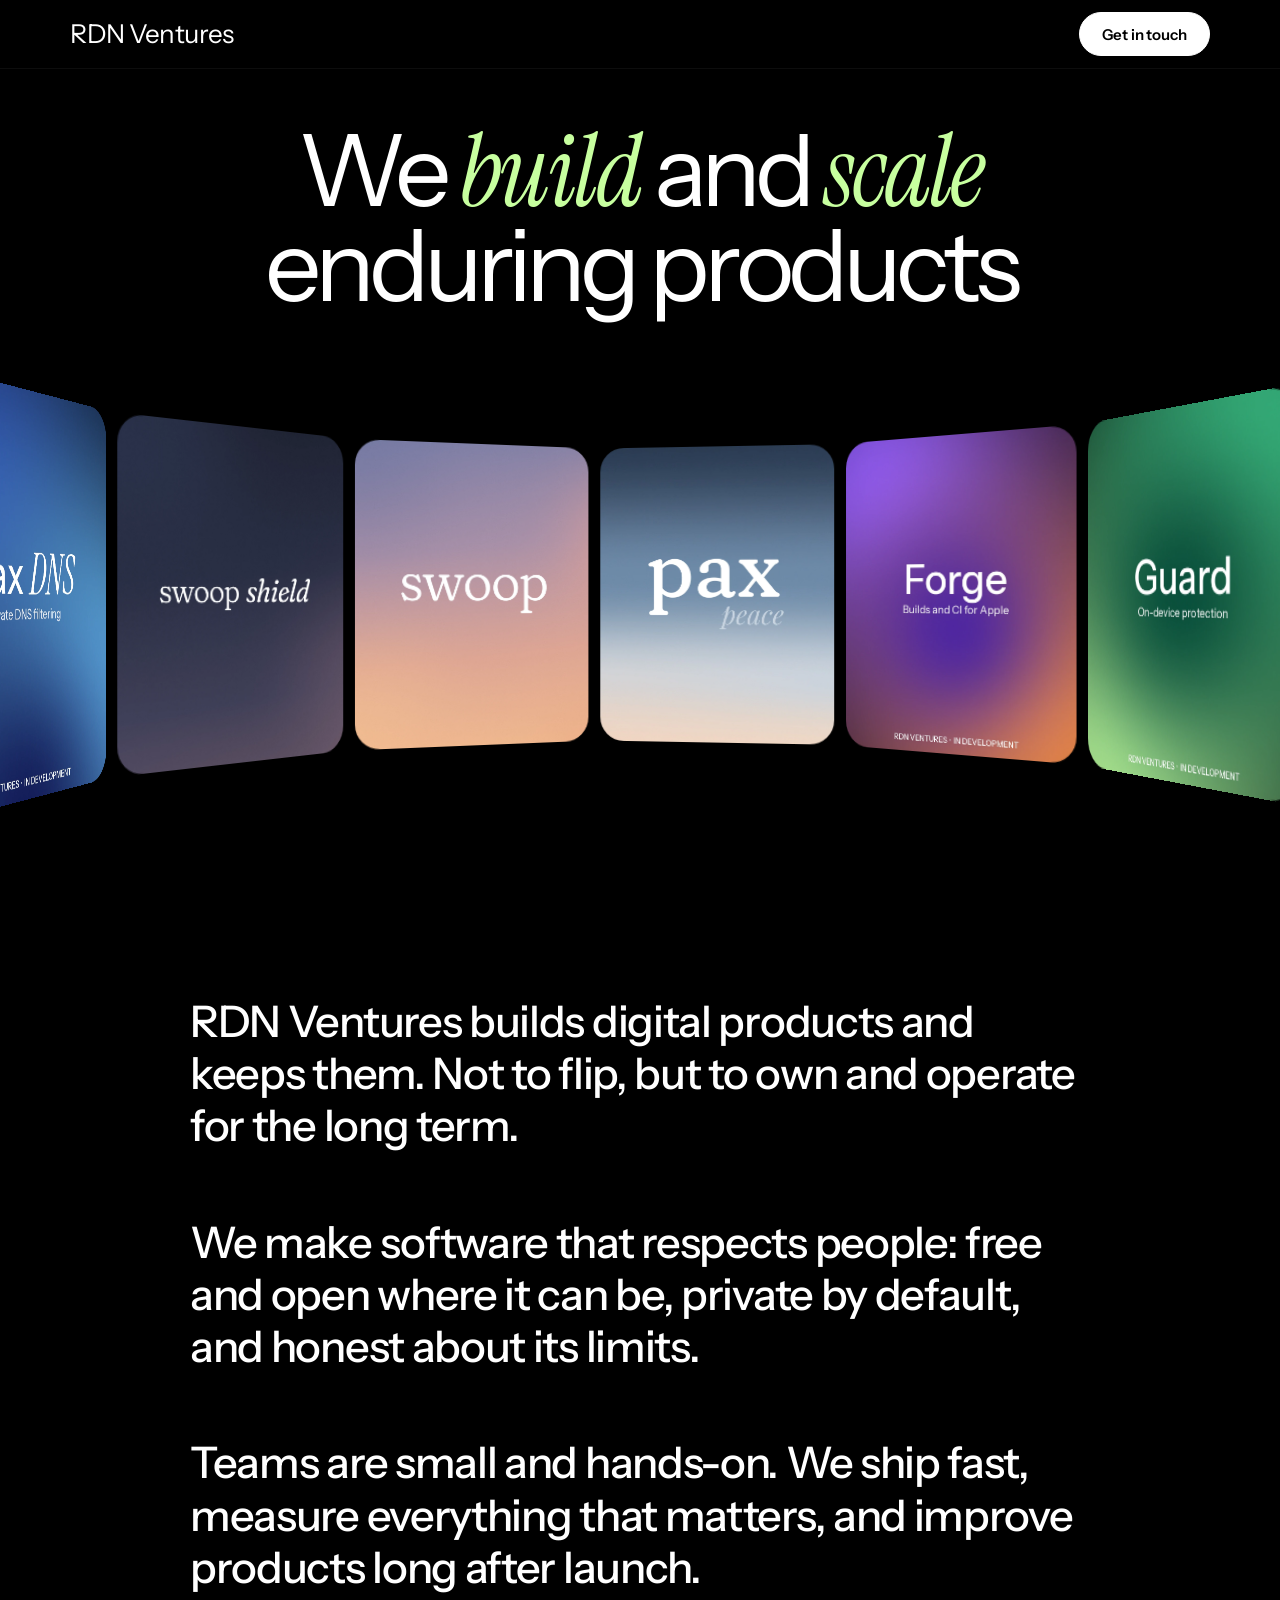
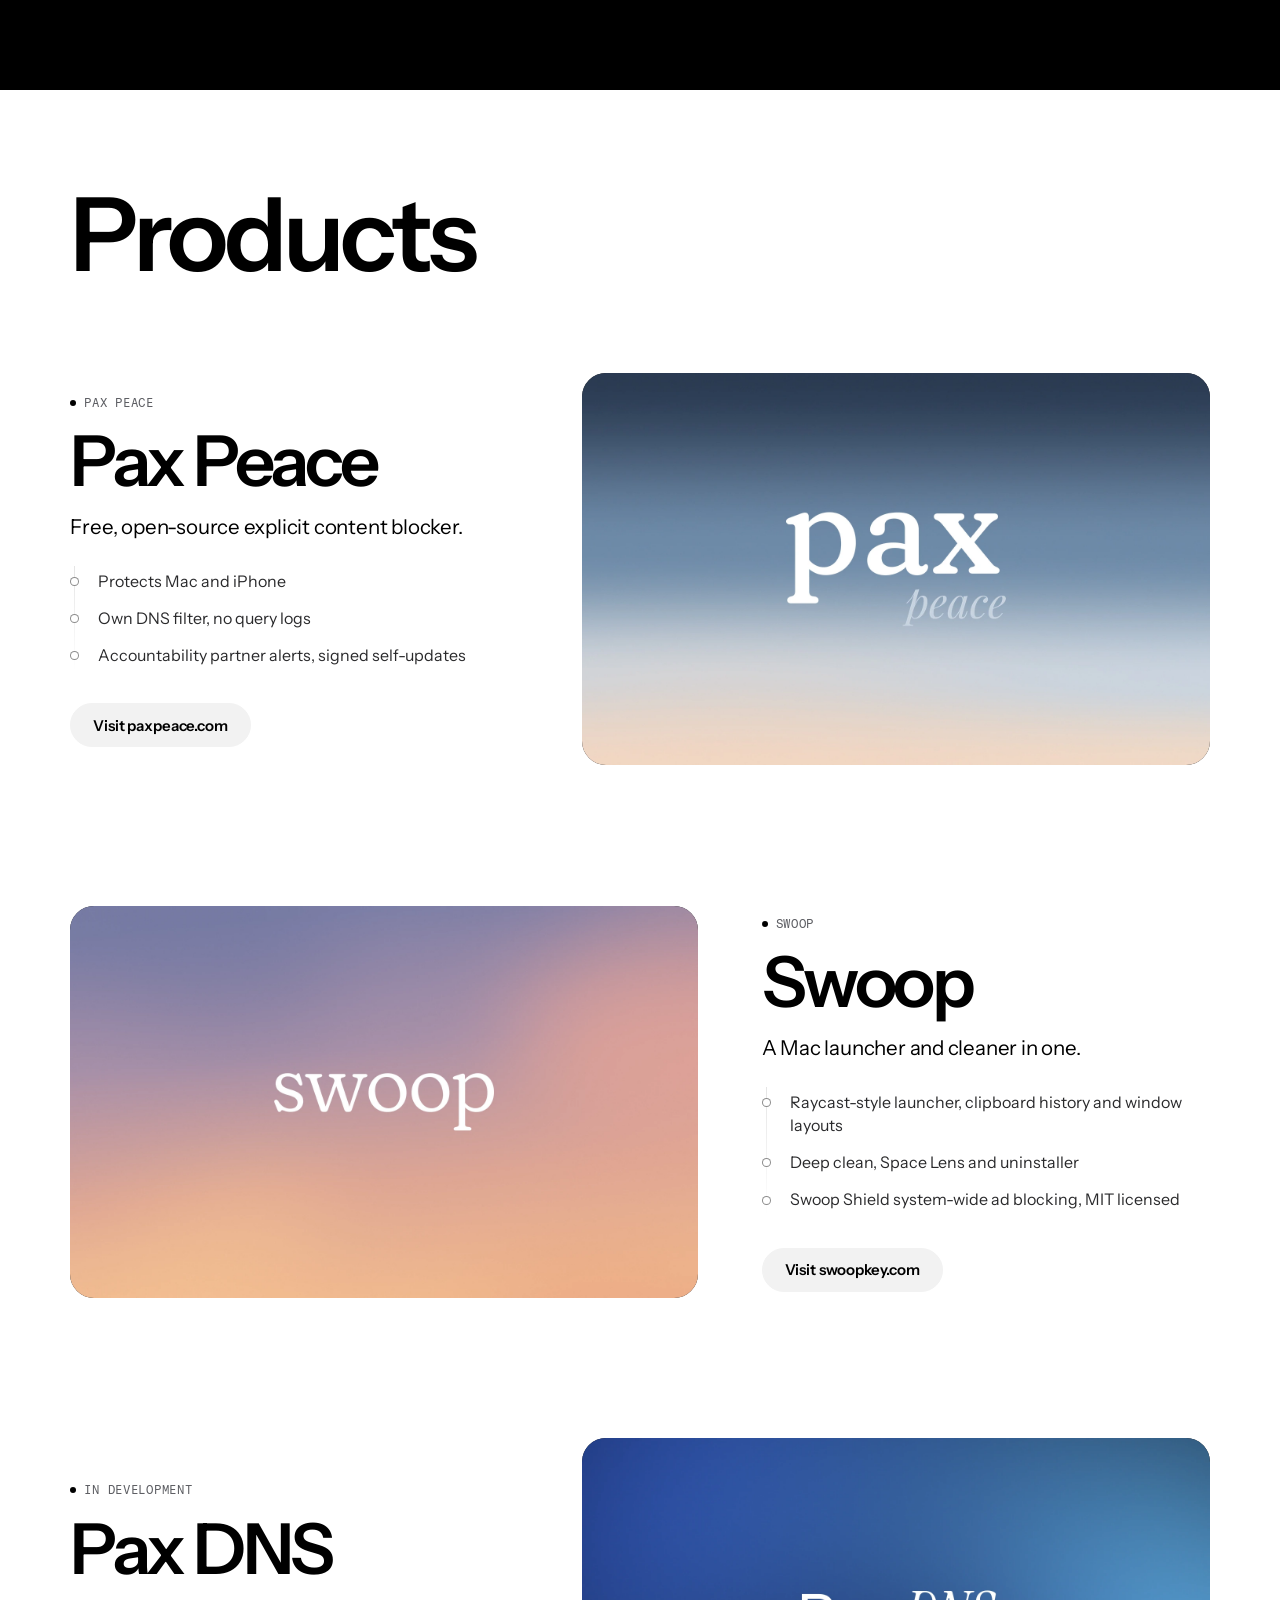
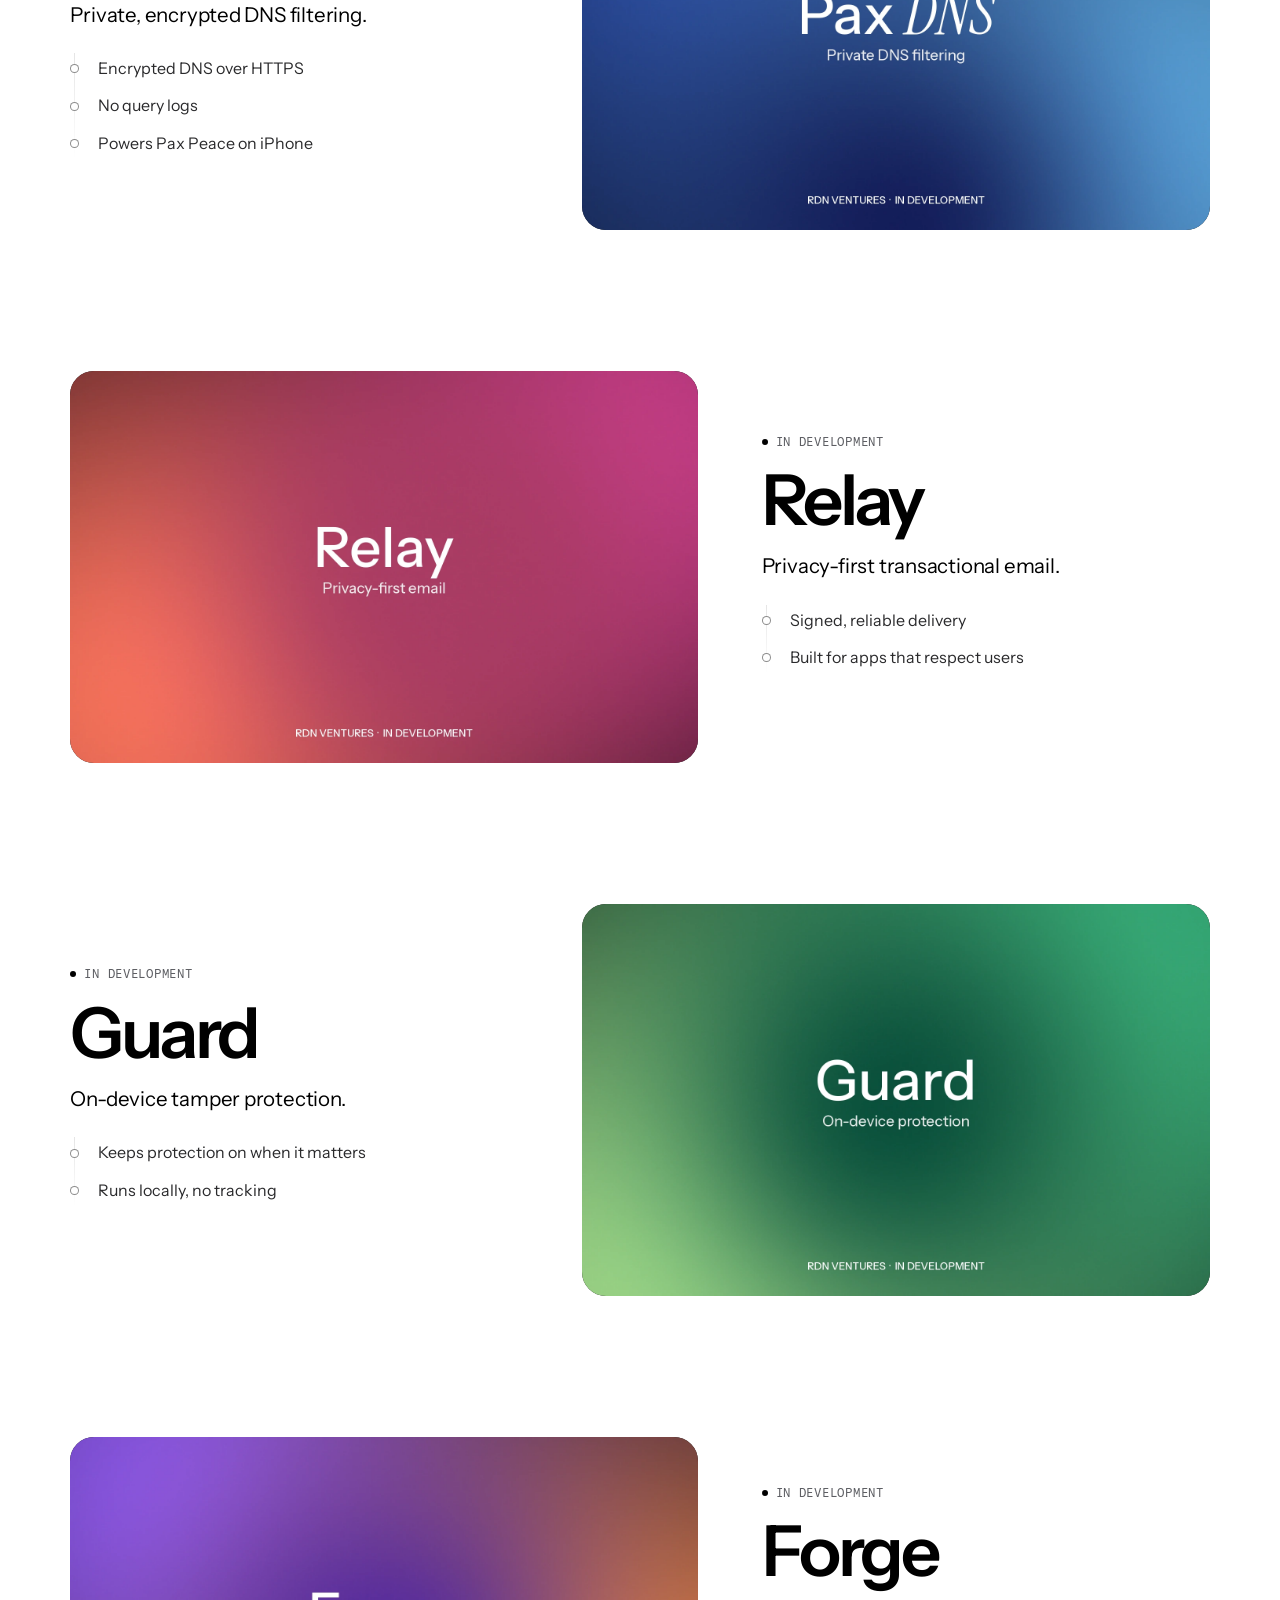
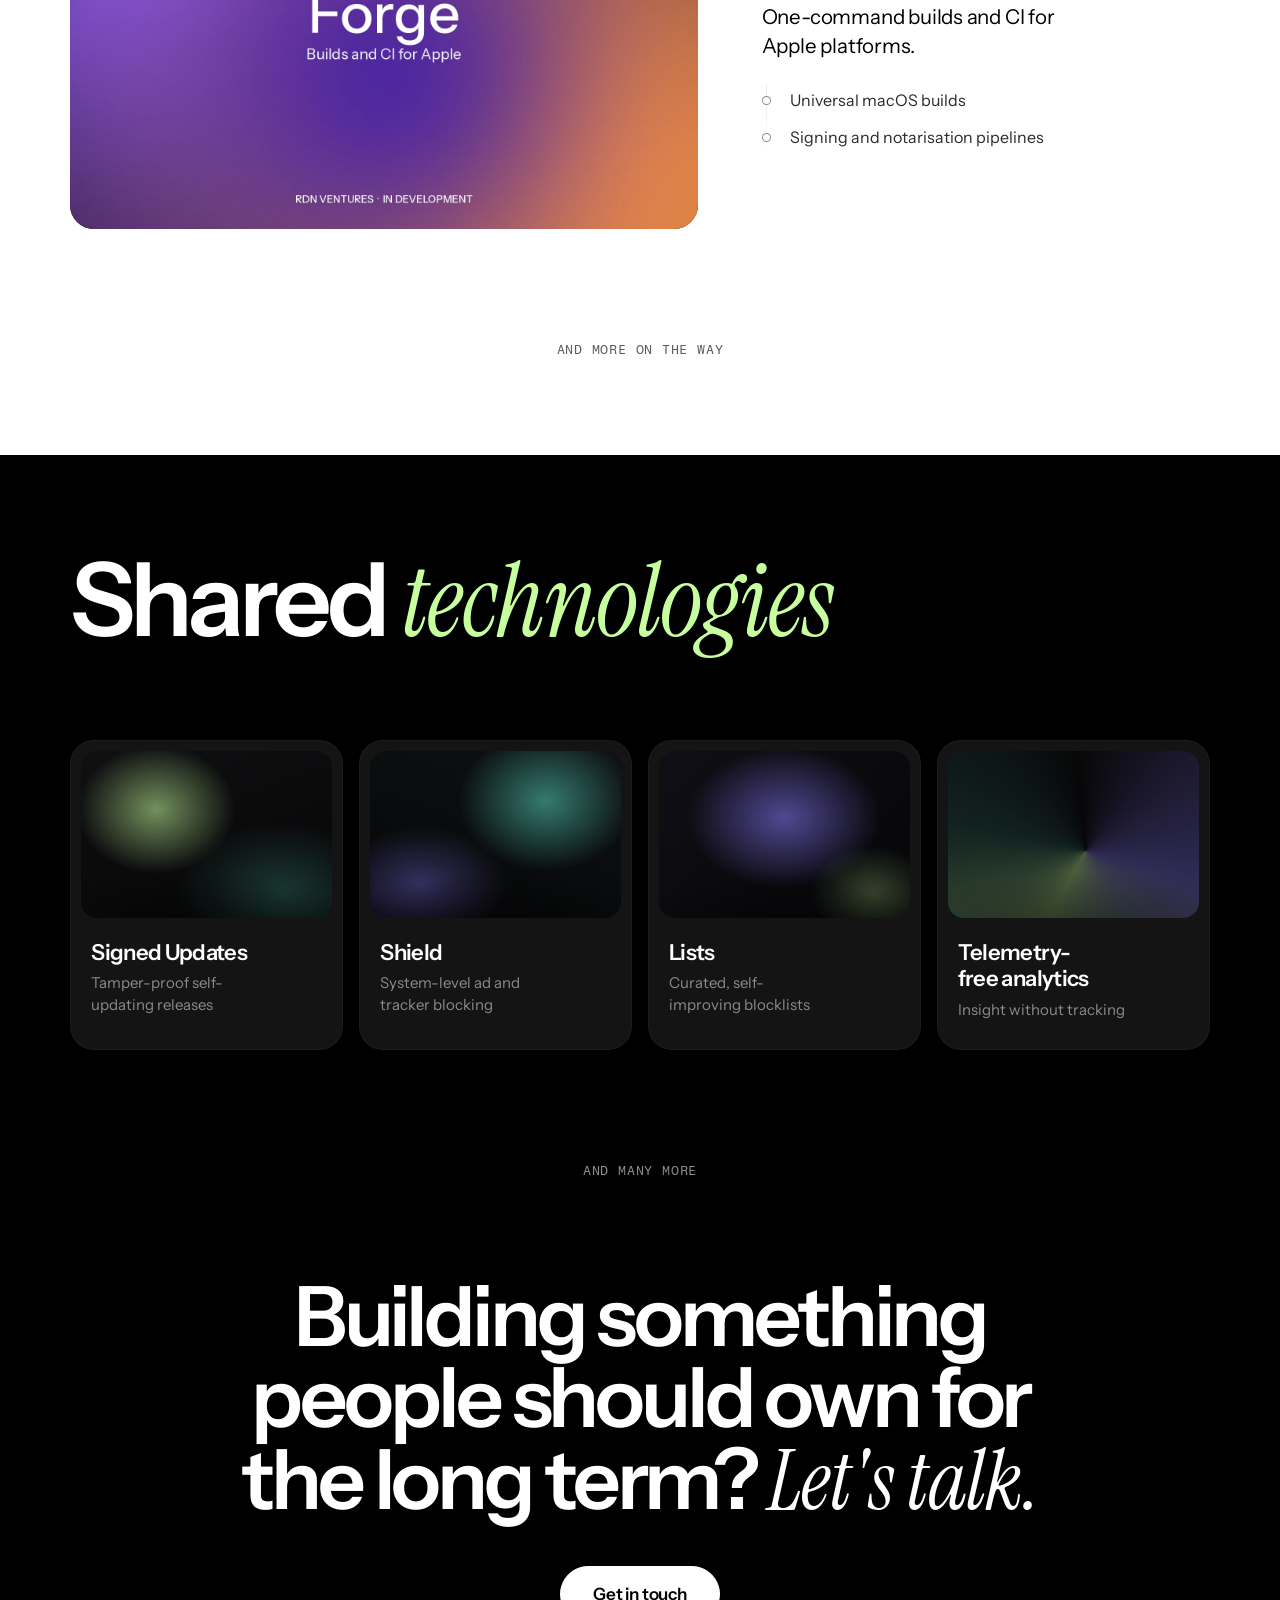
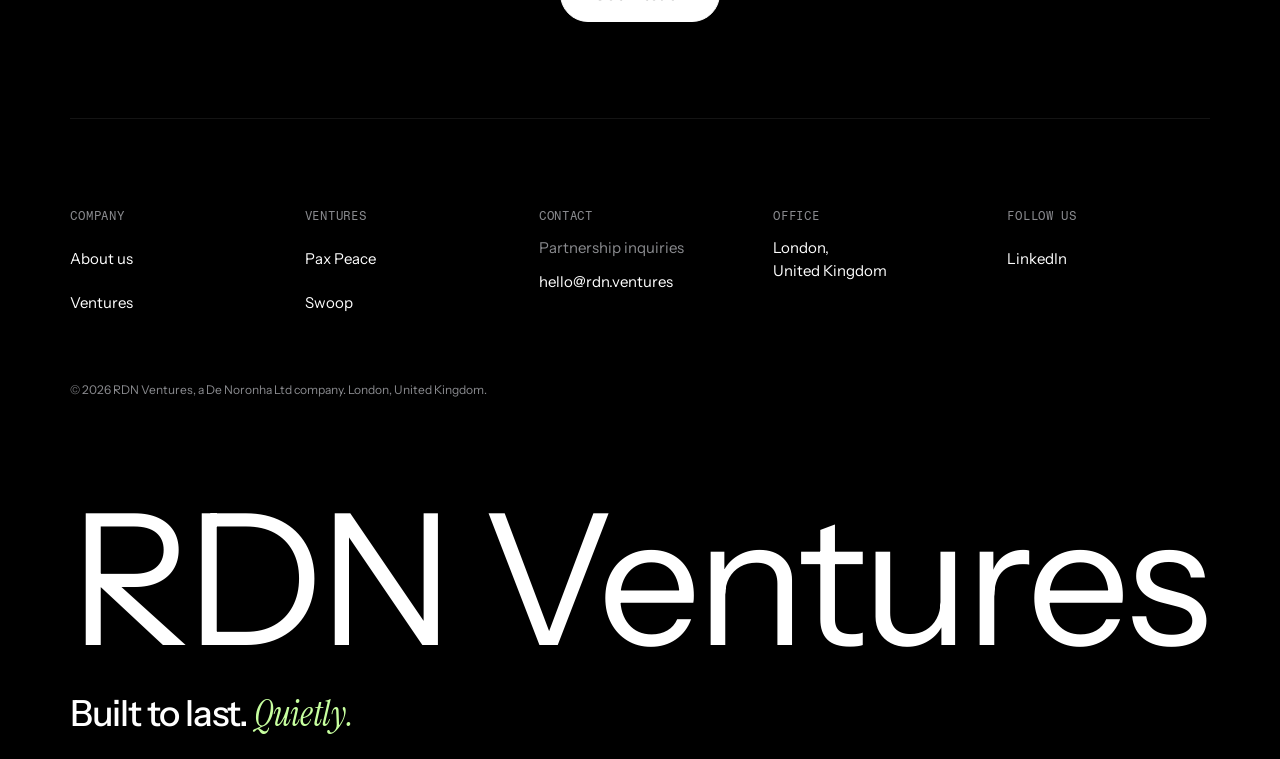
<file: index.html>
<!doctype html><html lang=en-GB data-theme=dark><head><meta charset=utf-8><meta name=viewport content="width=device-width, initial-scale=1"><title>RDN Ventures | We build and scale enduring products</title><meta name=description content="RDN Ventures builds and scales enduring, privacy-first software products, including Pax Peace and Swoop, with more in development."><meta name=robots content="index, follow, max-image-preview:large"><link href=https://rdn.ventures/ rel=canonical><meta property=og:type content=website><meta property=og:site_name content="RDN Ventures"><meta property=og:locale content=en_GB><meta content=https://rdn.ventures/ property=og:url><meta property=og:title content="RDN Ventures | We build and scale enduring products"><meta property=og:description content="RDN Ventures builds and scales enduring, privacy-first software products, including Pax Peace and Swoop, with more in development."><meta property=og:image content=https://rdn.ventures/og.jpg><meta property=og:image:width content=1200><meta property=og:image:height content=630><meta property=og:image:alt content="RDN Ventures"><meta name=twitter:card content=summary_large_image><meta name=twitter:title content="RDN Ventures | We build and scale enduring products"><meta name=twitter:description content="RDN Ventures builds and scales enduring, privacy-first software products, including Pax Peace and Swoop, with more in development."><meta name=twitter:image content=https://rdn.ventures/og.jpg><link rel=manifest href=site.webmanifest><link rel=preload as=image href=card_pax.webp type=image/webp><script type=application/ld+json>{"@context":"https://schema.org","@graph":[{"@type":"Organization","@id":"https://rdn.ventures/#org","name":"RDN Ventures","url":"https://rdn.ventures/","logo":{"@type":"ImageObject","url":"https://rdn.ventures/favicon.png","width":512,"height":512},"description":"RDN Ventures builds and scales enduring, privacy-first software products, including Pax Peace and Swoop, with more in development.","sameAs":["https://www.linkedin.com/company/rdnventures"],"brand":[{"@type":"Brand","name":"Pax Peace","url":"https://paxpeace.com"},{"@type":"Brand","name":"Swoop","url":"https://swoopkey.com"}]},{"@type":"WebSite","@id":"https://rdn.ventures/#website","url":"https://rdn.ventures/","name":"RDN Ventures","publisher":{"@id":"https://rdn.ventures/#org"},"inLanguage":"en-GB"},{"@type":"WebPage","@id":"https://rdn.ventures/#webpage","url":"https://rdn.ventures/","name":"RDN Ventures | We build and scale enduring products","description":"RDN Ventures builds and scales enduring, privacy-first software products, including Pax Peace and Swoop, with more in development.","isPartOf":{"@id":"https://rdn.ventures/#website"},"about":{"@id":"https://rdn.ventures/#org"},"primaryImageOfPage":{"@type":"ImageObject","url":"https://rdn.ventures/og.jpg"}},{"@type":"ItemList","name":"RDN Ventures products","itemListElement":[{"@type":"ListItem","position":1,"item":{"@type":"SoftwareApplication","name":"Pax Peace","url":"https://paxpeace.com","applicationCategory":"UtilitiesApplication"}},{"@type":"ListItem","position":2,"item":{"@type":"SoftwareApplication","name":"Swoop","url":"https://swoopkey.com","applicationCategory":"UtilitiesApplication"}}]}]}</script><meta name=theme-color content=#000000><link rel=preconnect href=https://fonts.googleapis.com><link rel=preconnect href=https://fonts.gstatic.com crossorigin><link rel=stylesheet href="https://fonts.googleapis.com/css2?family=Instrument+Sans:wght@400;500;600;700&family=Instrument+Serif:ital@0;1&family=Fragment+Mono&display=swap"><link rel=icon href=favicon.ico sizes=any><link rel=icon type=image/png href=favicon.png><link rel=apple-touch-icon href=apple-touch-icon.png><link rel=stylesheet href=styles.css><style>:root{--x-black:#000000;--x-s1:#141415;--x-s2:#252525;--x-white:#ffffff;--x-m1:#8a8b8f;--x-m2:#5d5e63;--x-lime:#c7ff9f;--x-glow:#c7ff9f1a;--x-light-tba:#f6f6f6;--x-sans:"Instrument Sans",var(--sans);--x-serif:"Instrument Serif",Georgia,serif;--x-mono:"Fragment Mono",ui-monospace,monospace;--x-ease:cubic-bezier(0.4,0,0.2,1);--x-dur:300ms;color-scheme:dark;--x-pad:max(16px,5.5vw,calc((100vw - 1760px) / 2))}html{background:var(--x-black);overflow-x:hidden;overflow-x:clip}body{background:var(--x-black);color:var(--x-white);font-family:var(--x-sans);overflow-x:hidden;overflow-x:clip}::selection{background:var(--x-lime);color:var(--x-black)}.x-serif{font-family:var(--x-serif);font-style:italic;font-weight:400;letter-spacing:-0.01em}.x-mono{font-family:var(--x-mono);text-transform:uppercase;letter-spacing:0.04em}.page{gap:0;padding-block:0 24px;max-width:none;padding-inline:var(--x-pad)}.main{gap:0}a:focus-visible{outline:2px solid var(--x-lime);outline-offset:3px}.x-bar{position:fixed;top:0;left:0;right:0;z-index:30;display:flex;align-items:center;justify-content:space-between;gap:16px;padding:12px var(--x-pad);background:rgba(0,0,0,0.1);border-bottom:1px solid rgba(255,255,255,0.05);backdrop-filter:blur(16px);-webkit-backdrop-filter:blur(16px)}.x-wordmark{color:var(--x-white);text-decoration:none;display:inline-flex;align-items:center;min-height:var(--tap);font:400 26px/1 var(--x-sans);letter-spacing:-0.025em;white-space:nowrap}@media (max-width:767px){.x-wordmark{font-size:20px}}.x-pill{display:inline-flex;align-items:center;justify-content:center;min-height:var(--tap);padding:0 22px;border-radius:999px;text-decoration:none;font:600 15px/1 var(--x-sans);letter-spacing:-0.01em;background:var(--x-white);color:var(--x-black);border:1px solid var(--x-white);transition:background-color var(--x-dur) var(--x-ease),color var(--x-dur) var(--x-ease),border-color var(--x-dur) var(--x-ease),box-shadow var(--x-dur) var(--x-ease)}.x-pill:hover{background:var(--x-black);color:var(--x-white);box-shadow:0 0 24px var(--x-glow)}.x-pill--lg{min-height:56px;padding:0 32px;font-size:17px}.x-hero{display:flex;flex-direction:column;justify-content:center;align-items:center;text-align:center;min-height:100vh;min-height:100dvh;box-sizing:border-box;padding-block:calc(68px + 2vh) 2vh;overflow:visible}.x-hero h1{flex:none;font:400 6.25rem/93% var(--x-sans);letter-spacing:-0.06em;margin:0;color:var(--x-white);text-align:center}.x-hero h1 em{font-family:var(--x-serif);font-style:italic;font-weight:400;letter-spacing:-0.025em;color:#c7ff9f}.x-hero h1 br.mobile-only{display:none}@media (max-width:767px){.x-hero h1{font-size:min(45px,10.6vw);line-height:103%;letter-spacing:-0.03em;padding-inline:0;white-space:nowrap}.x-hero h1 br.mobile-only{display:inline}}.x-media{position:relative;border-radius:24px;overflow:hidden;background:var(--x-s1);transition:transform var(--x-dur) var(--x-ease),box-shadow var(--x-dur) var(--x-ease)}.x-media img{width:100%;height:100%;object-fit:cover}.x-ring{--card-w:min(calc(270px + (100vw - 1520px) * 0.15),28vh);--card-h:calc(var(--card-w) * 34 / 27);--gap-top:clamp(110px,15vh,180px);flex:none;position:relative;box-sizing:border-box;width:100vw;max-width:none;align-self:center;margin-inline:calc(50% - 50vw);height:calc(var(--card-h) * 1.7);margin-top:calc(var(--gap-top) - var(--card-h) * 0.35);overflow:visible;perspective:1600px;perspective-origin:50% 50%}.x-ring__card{position:absolute;left:50%;top:50%;width:var(--card-w);height:var(--card-h);margin-left:calc(var(--card-w) / -2);margin-top:calc(var(--card-h) / -2);border-radius:24px;overflow:hidden;background:var(--x-s1);backface-visibility:hidden;-webkit-backface-visibility:hidden;will-change:transform;display:block}.x-ring__card img{width:100%;height:100%;object-fit:cover;display:block}a.x-ring__card:focus-visible{outline:2px solid var(--x-lime);outline-offset:-4px}@media (max-width:999px){.x-ring{--card-w:min(25vw,28vh)}}@media (max-width:599px){.x-ring{--card-w:min(38vw,26vh);--gap-top:72px}.x-ring__card{border-radius:18px}}.x-manifesto{max-width:900px;margin-inline:auto;display:grid;gap:clamp(40px,5vw,64px);padding-block:clamp(64px,8vw,96px)}.x-manifesto p{font:500 clamp(26px,3.4vw,44px)/1.2 var(--x-sans);letter-spacing:-0.03em;color:var(--x-white)}.x-section{padding-block:clamp(64px,8vw,96px);scroll-margin-top:72px}.x-h2{font:600 clamp(48px,8vw,128px)/0.95 var(--x-sans);letter-spacing:-0.05em;margin-bottom:clamp(48px,7vw,96px);color:var(--x-white)}.x-h2 .x-serif{color:var(--x-lime)}.x-light{position:relative;background:var(--x-white);color:var(--x-black);box-shadow:0 0 0 100vmax var(--x-white);clip-path:inset(0 -100vmax)}.x-light .x-h2{color:var(--x-black)}.x-products{display:grid;gap:clamp(80px,11vw,144px)}.x-product{display:grid;grid-template-columns:minmax(0,5fr) minmax(0,7fr);grid-template-areas:"copy media";gap:clamp(28px,5vw,80px);align-items:center}.x-product:nth-child(even){grid-template-columns:minmax(0,7fr) minmax(0,5fr);grid-template-areas:"media copy"}.x-product__copy{grid-area:copy;min-width:0}.x-product .x-media{grid-area:media}.x-product__tag{display:inline-flex;align-items:center;gap:8px;font:400 12px/1 var(--x-mono);letter-spacing:0.06em;text-transform:uppercase;color:var(--x-m2)}.x-product__tag::before{content:"";width:6px;height:6px;border-radius:50%;background:var(--x-black)}.x-product h3{font:600 clamp(40px,5.5vw,76px)/0.95 var(--x-sans);letter-spacing:-0.05em;margin:18px 0 18px;color:var(--x-black)}.x-product__lede{font:400 clamp(18px,1.6vw,21px)/1.4 var(--x-sans);letter-spacing:-0.01em;margin-bottom:24px;color:var(--x-black)}.x-product ul{position:relative;list-style:none;margin:0 0 32px;padding:4px 0 4px 28px;display:grid;gap:14px}.x-product ul::before{content:"";position:absolute;left:4px;top:0;bottom:0;width:1px;background:linear-gradient(to bottom,rgba(0,0,0,0.1),transparent)}.x-product li{position:relative;font:400 16px/1.45 var(--x-sans);color:#2a2a2c}.x-product li::before{content:"";position:absolute;left:-28px;top:0.45em;width:9px;height:9px;box-sizing:border-box;border-radius:50%;border:1px solid rgba(0,0,0,0.45);background:var(--x-white)}.x-product .x-media{width:100%;height:auto;aspect-ratio:16 / 10;border-radius:24px;justify-self:stretch;align-self:center;min-width:0}.x-product .x-media img{position:absolute;inset:0;width:100%;height:100%;object-fit:cover;display:block}.x-product:hover .x-media{transform:translateY(-6px);box-shadow:0 24px 48px rgba(0,0,0,0.12)}.x-pill--outline{background:#f2f2f2;color:var(--x-black);border-color:#f2f2f2}.x-pill--outline:hover{background:#f2f2f2;color:var(--x-black);border-color:var(--x-black);box-shadow:none}.x-more{margin-top:clamp(64px,9vw,112px);font:400 13px/1.4 var(--x-mono);text-transform:uppercase;letter-spacing:0.06em;color:var(--x-m1);text-align:center}.x-light .x-more{color:var(--x-m2)}@media (max-width:799px){.x-product,.x-product:nth-child(even){grid-template-columns:minmax(0,1fr);grid-template-areas:"media" "copy"}}.x-tech{display:grid;grid-template-columns:repeat(4,minmax(0,1fr));gap:16px}.x-tech__card{border-radius:24px;padding:10px 10px 28px;background:var(--x-s1);border:1px solid rgba(255,255,255,0.04);transition:transform var(--x-dur) var(--x-ease),box-shadow var(--x-dur) var(--x-ease),border-color var(--x-dur) var(--x-ease)}.x-tech__card:hover{transform:translateY(-6px);border-color:rgba(199,255,159,0.18);box-shadow:0 0 48px var(--x-glow)}.x-tech__tile{position:relative;overflow:hidden;aspect-ratio:3 / 2;border-radius:16px;margin-bottom:22px;background-color:#0a0a0b}.x-tech__tile::after{content:"";position:absolute;inset:0;background:radial-gradient(120% 80% at 50% 120%,rgba(0,0,0,0.6),transparent 60%)}.x-tech__card h3{font:600 22px/1.2 var(--x-sans);letter-spacing:-0.03em;padding-inline:10px;color:var(--x-white)}.x-tech__card p{font:400 15px/1.45 var(--x-sans);color:var(--x-m1);padding:6px 10px 0}.x-g1{background:radial-gradient(45% 55% at 30% 35%,rgba(199,255,159,0.55),transparent 70%),radial-gradient(60% 60% at 80% 85%,rgba(94,230,208,0.22),transparent 70%),linear-gradient(160deg,#101012,#050506)}.x-g2{background:radial-gradient(50% 60% at 70% 30%,rgba(94,230,208,0.5),transparent 70%),radial-gradient(50% 50% at 20% 80%,rgba(139,123,255,0.35),transparent 70%),linear-gradient(200deg,#0e1213,#050506)}.x-g3{background:radial-gradient(55% 60% at 50% 40%,rgba(139,123,255,0.55),transparent 70%),radial-gradient(35% 40% at 85% 85%,rgba(199,255,159,0.25),transparent 70%),linear-gradient(140deg,#100f16,#050506)}.x-g4{background:conic-gradient(from 210deg at 55% 60%,rgba(199,255,159,0.35),rgba(94,230,208,0.12),transparent 40%,rgba(139,123,255,0.3),rgba(199,255,159,0.35)),#070708}.x-g5{background:radial-gradient(30% 40% at 50% 50%,rgba(94,230,208,0.6),transparent 70%),radial-gradient(80% 70% at 50% 50%,rgba(94,230,208,0.12),transparent 75%),#060707}.x-g6{background:linear-gradient(115deg,transparent 30%,rgba(199,255,159,0.35) 48%,rgba(139,123,255,0.35) 58%,transparent 75%),linear-gradient(180deg,#0f0f12,#050506)}@media (max-width:899px){.x-tech{grid-template-columns:repeat(2,minmax(0,1fr))}}@media (max-width:539px){.x-tech{grid-template-columns:minmax(0,1fr)}}.x-cta{padding-block:clamp(64px,8vw,96px);background:var(--x-black);text-align:center;display:grid;justify-items:center;gap:44px;scroll-margin-top:72px}.x-cta h2{font:600 clamp(40px,6.5vw,104px)/0.98 var(--x-sans);letter-spacing:-0.05em;max-width:15ch;color:var(--x-white)}.x-cta h2 .x-serif{display:inline-block}.x-section:not(.x-light) + .x-cta{padding-top:0}.x-foot{padding-top:clamp(56px,7vw,96px);border-top:1px solid rgba(255,255,255,0.08);color:var(--x-white)}.x-foot__cols{display:grid;grid-template-columns:repeat(5,minmax(0,1fr));gap:32px}@media (max-width:959px){.x-foot__cols{grid-template-columns:repeat(3,minmax(0,1fr))}}.x-foot h4{margin:0 0 14px;font:400 12px/1.2 var(--x-mono);text-transform:uppercase;letter-spacing:0.06em;color:var(--x-m1)}.x-foot ul{list-style:none;margin:0;padding:0}.x-foot li,.x-foot address{font:400 15px/1.5 var(--x-sans);font-style:normal;color:var(--x-m1)}.x-foot li a,.x-foot address a{display:inline-flex;align-items:center;min-height:var(--tap);text-decoration:none;color:var(--x-white);transition:color var(--x-dur) var(--x-ease)}.x-foot li a:hover,.x-foot address a:hover{color:var(--x-lime)}.x-foot address{color:var(--x-white)}.x-foot__legal{margin-top:56px;font:400 12px/1.5 var(--x-sans);color:var(--x-m1)}.x-giant{display:block;margin-top:clamp(48px,7vw,96px);white-space:nowrap;color:var(--x-white);font:400 calc((100vw - 2 * var(--x-pad)) / 6.1)/1 var(--x-sans);letter-spacing:-0.025em}.x-tagline{margin-top:20px;font:500 clamp(22px,3vw,36px)/1.2 var(--x-sans);letter-spacing:-0.03em;color:var(--x-white)}.x-tagline .x-serif{color:var(--x-lime)}@media (max-width:719px){.x-foot__cols{grid-template-columns:repeat(2,minmax(0,1fr))}}.x-js .x-reveal{opacity:0;transform:translateY(24px);transition:opacity 1000ms var(--x-ease),transform 1000ms cubic-bezier(0.16,1,0.3,1)}.x-js .x-reveal.is-in{opacity:1;transform:none}@media (prefers-reduced-motion:reduce){html{scroll-behavior:auto}.x-js .x-reveal{opacity:1;transform:none;transition:none}.x-media,.x-tech__card,.x-pill,.x-foot a{transition:none}.x-ring__card{will-change:auto}.x-product:hover .x-media,.x-tech__card:hover{transform:none}}</style><script>document.documentElement.classList.add("x-js");</script></head><body><div class=page id=top><header class=x-bar><a class=x-wordmark href=#top>RDN Ventures</a><a class=x-pill href=mailto:hello@rdn.ventures>Get in touch</a></header><main class=main><section class=x-hero id=about><h1 class=x-reveal>We <em>build</em> <br class=mobile-only>and <em>scale</em> <br> enduring products</h1><div class=x-ring id=ring role=group aria-label="RDN Ventures brands"><a class=x-ring__card href=https://paxpeace.com target=_blank rel=noopener><img width=900 height=1200 decoding=async src=card_pax.webp alt="Pax Peace"></a><a class=x-ring__card href=https://swoopkey.com target=_blank rel=noopener><img width=900 height=1200 decoding=async src=card_swoop.webp alt=Swoop></a><div class=x-ring__card><img width=900 height=1200 decoding=async src=card_shield.webp alt="Swoop Shield"></div><div class=x-ring__card><img width=900 height=1200 decoding=async src=card_tech_dns.webp alt="Pax DNS"></div><div class=x-ring__card><img width=900 height=1200 decoding=async src=card_tech_relay.webp alt=Relay></div><div class=x-ring__card><img width=900 height=1200 decoding=async src=card_tech_guard.webp alt=Guard></div><div class=x-ring__card><img width=900 height=1200 decoding=async src=card_tech_forge.webp alt=Forge></div><a class=x-ring__card href=https://paxpeace.com target=_blank rel=noopener tabindex=-1 aria-hidden=true><img width=900 height=1200 decoding=async src=card_pax.webp alt></a><a class=x-ring__card href=https://swoopkey.com target=_blank rel=noopener tabindex=-1 aria-hidden=true><img width=900 height=1200 decoding=async src=card_swoop.webp alt></a><div class=x-ring__card aria-hidden=true><img width=900 height=1200 decoding=async src=card_shield.webp alt></div><div class=x-ring__card aria-hidden=true><img width=900 height=1200 decoding=async src=card_tech_dns.webp alt></div><div class=x-ring__card aria-hidden=true><img width=900 height=1200 decoding=async src=card_tech_relay.webp alt></div><div class=x-ring__card aria-hidden=true><img width=900 height=1200 decoding=async src=card_tech_guard.webp alt></div><div class=x-ring__card aria-hidden=true><img width=900 height=1200 decoding=async src=card_tech_forge.webp alt></div><a class=x-ring__card href=https://paxpeace.com target=_blank rel=noopener tabindex=-1 aria-hidden=true><img width=900 height=1200 decoding=async src=card_pax.webp alt></a><a class=x-ring__card href=https://swoopkey.com target=_blank rel=noopener tabindex=-1 aria-hidden=true><img width=900 height=1200 decoding=async src=card_swoop.webp alt></a><div class=x-ring__card aria-hidden=true><img width=900 height=1200 decoding=async src=card_shield.webp alt></div><div class=x-ring__card aria-hidden=true><img width=900 height=1200 decoding=async src=card_tech_dns.webp alt></div><div class=x-ring__card aria-hidden=true><img width=900 height=1200 decoding=async src=card_tech_relay.webp alt></div><div class=x-ring__card aria-hidden=true><img width=900 height=1200 decoding=async src=card_tech_guard.webp alt></div><div class=x-ring__card aria-hidden=true><img width=900 height=1200 decoding=async src=card_tech_forge.webp alt></div></div></section><section class=x-manifesto aria-label="What we believe"><p class=x-reveal>RDN Ventures builds digital products and keeps them. Not to flip, but to own and operate for the long term.</p><p class=x-reveal>We make software that respects people: free and open where it can be, private by default, and honest about its limits.</p><p class=x-reveal>Teams are small and hands-on. We ship fast, measure everything that matters, and improve products long after launch.</p></section><section class="x-section x-light" id=ventures><h2 class="x-h2 x-reveal">Products</h2><div class=x-products><article class="x-product x-reveal"><div class=x-product__copy><p class=x-product__tag>Pax Peace</p><h3>Pax Peace</h3><p class=x-product__lede>Free, open-source explicit content blocker.</p><ul><li>Protects Mac and iPhone</li><li>Own DNS filter, no query logs</li><li>Accountability partner alerts, signed self-updates</li></ul><a class="x-pill x-pill--outline" href=https://paxpeace.com target=_blank rel=noopener>Visit paxpeace.com</a></div><div class=x-media><img width=1600 height=1000 decoding=async loading=lazy src=wide_pax.webp alt="Pax Peace brand artwork"></div></article><article class="x-product x-reveal"><div class=x-product__copy><p class=x-product__tag>Swoop</p><h3>Swoop</h3><p class=x-product__lede>A Mac launcher and cleaner in one.</p><ul><li>Raycast-style launcher, clipboard history and window layouts</li><li>Deep clean, Space Lens and uninstaller</li><li>Swoop Shield system-wide ad blocking, MIT licensed</li></ul><a class="x-pill x-pill--outline" href=https://swoopkey.com target=_blank rel=noopener>Visit swoopkey.com</a></div><div class=x-media><img width=1600 height=1000 decoding=async loading=lazy src=wide_swoop.webp alt="Swoop brand artwork"></div></article><article class="x-product x-reveal"><div class=x-product__copy><p class=x-product__tag>In development</p><h3>Pax DNS</h3><p class=x-product__lede>Private, encrypted DNS filtering.</p><ul><li>Encrypted DNS over HTTPS</li><li>No query logs</li><li>Powers Pax Peace on iPhone</li></ul></div><div class=x-media><img width=1600 height=1000 decoding=async loading=lazy src=wide_tech_dns.webp alt="Pax DNS brand artwork"></div></article><article class="x-product x-reveal"><div class=x-product__copy><p class=x-product__tag>In development</p><h3>Relay</h3><p class=x-product__lede>Privacy-first transactional email.</p><ul><li>Signed, reliable delivery</li><li>Built for apps that respect users</li></ul></div><div class=x-media><img width=1600 height=1000 decoding=async loading=lazy src=wide_tech_relay.webp alt="Relay brand artwork"></div></article><article class="x-product x-reveal"><div class=x-product__copy><p class=x-product__tag>In development</p><h3>Guard</h3><p class=x-product__lede>On-device tamper protection.</p><ul><li>Keeps protection on when it matters</li><li>Runs locally, no tracking</li></ul></div><div class=x-media><img width=1600 height=1000 decoding=async loading=lazy src=wide_tech_guard.webp alt="Guard brand artwork"></div></article><article class="x-product x-reveal"><div class=x-product__copy><p class=x-product__tag>In development</p><h3>Forge</h3><p class=x-product__lede>One-command builds and CI for Apple platforms.</p><ul><li>Universal macOS builds</li><li>Signing and notarisation pipelines</li></ul></div><div class=x-media><img width=1600 height=1000 decoding=async loading=lazy src=wide_tech_forge.webp alt="Forge brand artwork"></div></article></div><p class="x-more x-reveal">And more on the way</p></section><section class=x-section id=technologies><h2 class="x-h2 x-reveal">Shared <em class=x-serif>technologies</em></h2><div class=x-tech><div class="x-tech__card x-reveal"><div class="x-tech__tile x-g1"></div><h3>Signed Updates</h3><p>Tamper-proof self-updating releases</p></div><div class="x-tech__card x-reveal"><div class="x-tech__tile x-g2"></div><h3>Shield</h3><p>System-level ad and tracker blocking</p></div><div class="x-tech__card x-reveal"><div class="x-tech__tile x-g3"></div><h3>Lists</h3><p>Curated, self-improving blocklists</p></div><div class="x-tech__card x-reveal"><div class="x-tech__tile x-g4"></div><h3>Telemetry-free analytics</h3><p>Insight without tracking</p></div></div><p class="x-more x-reveal">And many more</p></section><section class="x-cta x-reveal" id=careers><h2>Building something people should own for the long term? <em class=x-serif>Let's talk.</em></h2><a class="x-pill x-pill--lg" href=mailto:hello@rdn.ventures>Get in touch</a></section></main><footer class=x-foot><div class=x-foot__cols><div><h4>Company</h4><ul><li><a href=#about>About us</a></li><li><a href=#ventures>Ventures</a></li></ul></div><div><h4>Ventures</h4><ul><li><a href=https://paxpeace.com target=_blank rel=noopener>Pax Peace</a></li><li><a href=https://swoopkey.com target=_blank rel=noopener>Swoop</a></li></ul></div><div><h4>Contact</h4><ul><li>Partnership inquiries<br><a href=mailto:hello@rdn.ventures>hello@rdn.ventures</a></li></ul></div><div><h4>Office</h4><address>London,<br>United Kingdom</address></div><div><h4>Follow us</h4><ul><li><a href=https://www.linkedin.com/company/rdnventures target=_blank rel=noopener>LinkedIn</a></li></ul></div></div><p class=x-foot__legal>© 2026 RDN Ventures, a De Noronha Ltd company. London, United Kingdom.</p><p class=x-giant id=giant>RDN Ventures</p><p class=x-tagline>Built to last. <em class=x-serif>Quietly.</em></p></footer></div><script>(function(){var els=[].slice.call(document.querySelectorAll(".x-reveal"));if(!("IntersectionObserver"in window)){els.forEach(function(e){e.classList.add("is-in");});return;}
var io=new IntersectionObserver(function(entries){entries.forEach(function(en){if(en.isIntersecting){en.target.classList.add("is-in");io.unobserve(en.target);}});},{rootMargin:"0px 0px -8% 0px",threshold:0.08});els.forEach(function(e){io.observe(e);});})();(function(){var g=document.getElementById("giant");if(!g)return;var ratio=0;function fit(){g.style.fontSize="";var fs=parseFloat(getComputedStyle(g).fontSize);var r=document.createRange();r.selectNodeContents(g);var w=r.getBoundingClientRect().width,avail=g.clientWidth;if(!w||!avail)return;ratio=(avail/w)*fs/(window.innerWidth/100);g.style.fontSize=(ratio*0.995).toFixed(3)+"vw";if(window.innerWidth>1120)g.style.fontSize=(avail/w*fs*0.995).toFixed(2)+"px";}
(document.fonts&&document.fonts.ready?document.fonts.ready:Promise.resolve()).then(fit);window.addEventListener("resize",fit);})();(function(){var ring=document.getElementById("ring");if(!ring)return;var cards=[].slice.call(ring.querySelectorAll(".x-ring__card"));var n=cards.length,GAP=12;var reduce=window.matchMedia("(prefers-reduced-motion: reduce)");var R=0,step=20,span=360,rot=0,paused=false,visible=true,last=0;var SPEED=8;function measure(){var w=cards[0].offsetWidth||250;var half=(ring.offsetWidth||window.innerWidth)/2,need=half+w*0.35,k=1.9;while(k<5&&reach(w,w*k)<need)k+=0.05;R=w*k;step=(2*Math.atan(w/(2*R))+GAP/Math.sqrt(R*R+w*w/4))*180/Math.PI;span=step*n;ring.style.perspective=(R/0.32).toFixed(0)+"px";}
function reach(w,r){var P=r/0.32,max=0;for(var d=0;d<=110;d+=1){var a=d*Math.PI/180,s=Math.sin(a),co=Math.cos(a);var cx=-r*s,cz=r-r*co;if(s*(0-cx)+co*(P-cz)<=0)continue;for(var j=-1;j<=1;j+=2){var x=j*w/2,z=-r;var xp=x*co+z*s,zp=-x*s+z*co+r;if(P-zp<=1)continue;max=Math.max(max,Math.abs(xp*P/(P-zp)));}}
return max;}
function place(){var h=span/2;for(var i=0;i<n;i++){var a=(((i*step+rot)%span)+span+h)%span-h;var c=cards[i];if(Math.abs(a)>110){c.style.visibility="hidden";continue;}
c.style.visibility="visible";c.style.zIndex=String(1+Math.round(Math.abs(a)));c.style.transform="translateZ("+R.toFixed(1)+"px) rotateY("+a.toFixed(3)+"deg) translateZ("+(-R).toFixed(1)+"px)";}}
function tick(t){if(last&&!paused&&visible&&!reduce.matches){rot=(rot-SPEED*Math.min(t-last,64)/1000)%span;place();}
last=t;requestAnimationFrame(tick);}
ring.addEventListener("mouseenter",function(){paused=true;});ring.addEventListener("mouseleave",function(){paused=false;});ring.addEventListener("focusin",function(){paused=true;});ring.addEventListener("focusout",function(){paused=false;});if("IntersectionObserver"in window){new IntersectionObserver(function(e){visible=e[0].isIntersecting;}).observe(ring);}
window.addEventListener("resize",function(){measure();place();});if(reduce.addEventListener)reduce.addEventListener("change",function(){rot=0;place();});measure();place();requestAnimationFrame(tick);})();</script></body></html>
</file>
